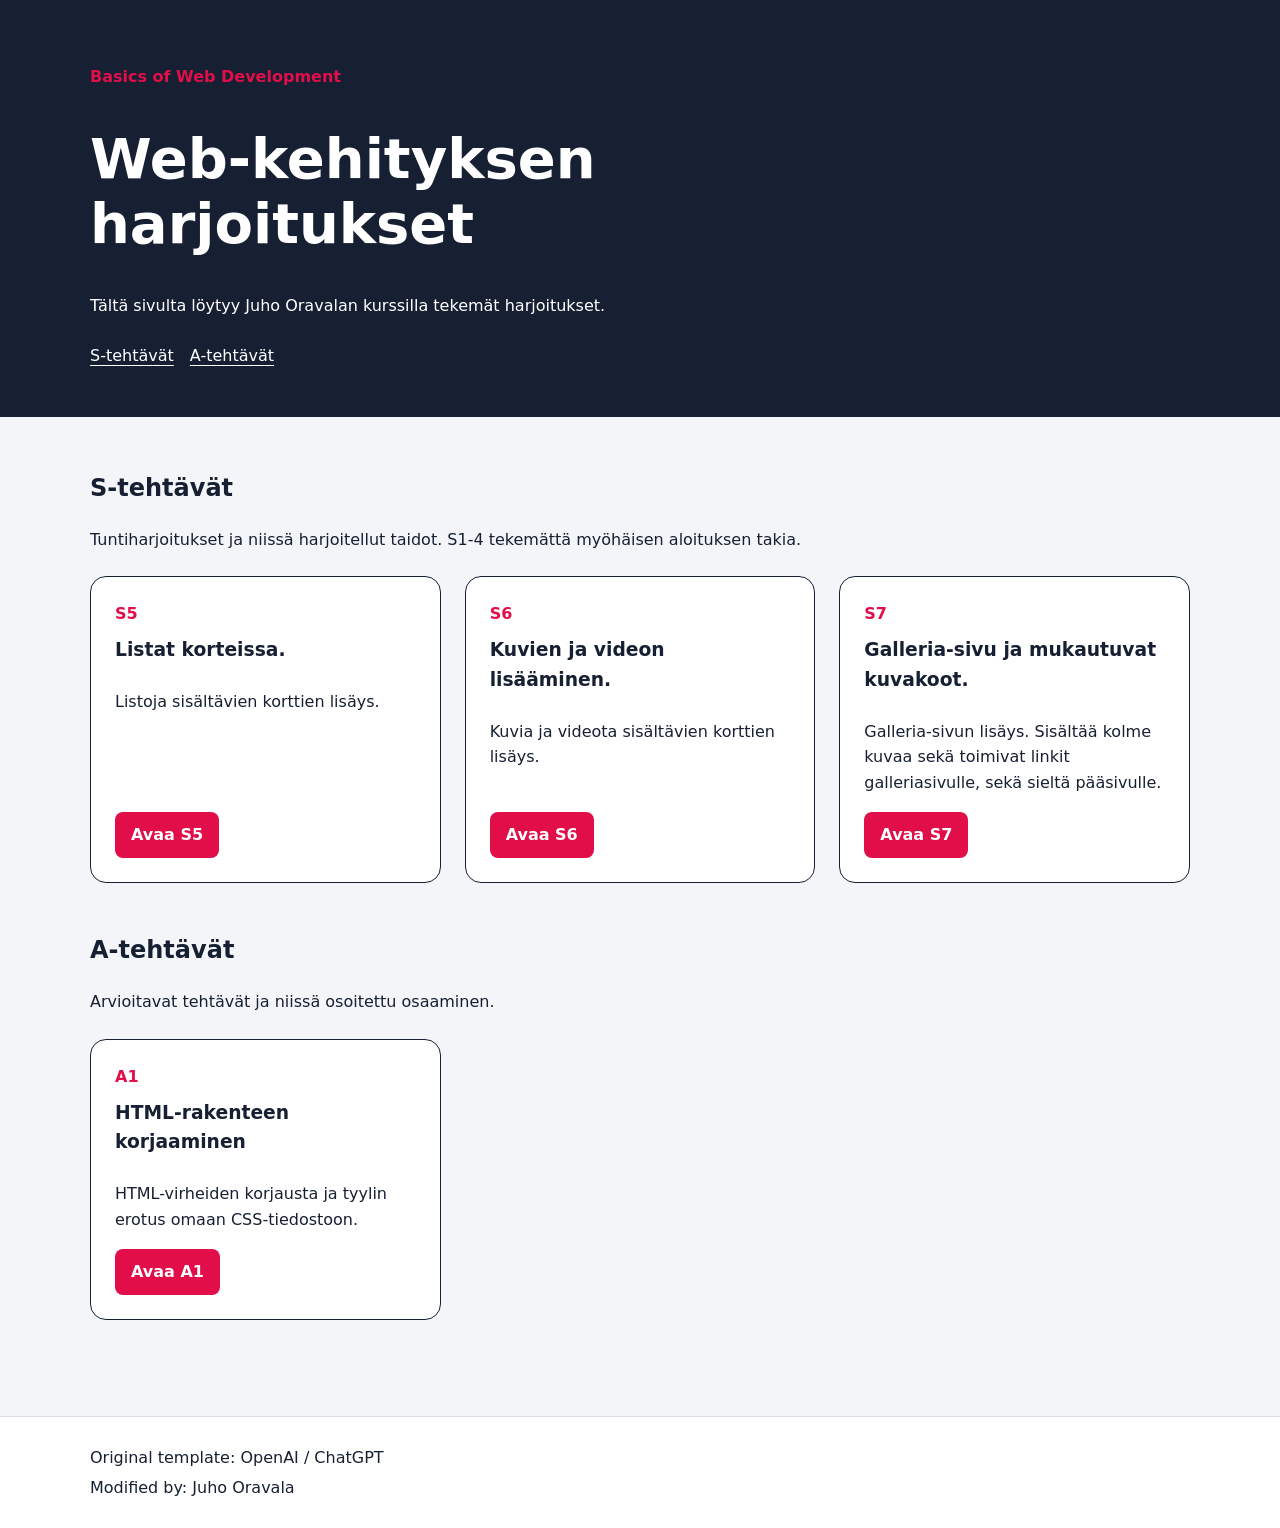
<file: index.html>
<!DOCTYPE html>
<html lang="fi">
<head>
  <meta charset="UTF-8">
  <meta name="viewport" content="width=device-width, initial-scale=1.0">
  <meta name="author" content="Juho Oravala">
  <title>Web-kehityksen harjoitukset – Juho Oravala</title>
  <link rel="stylesheet" href="style.css">
  <link rel="icon" href="favicon.ico" type="image/x-icon">
</head>
<body>
  <header class="site-header">
    <div class="container">
      <p class="eyebrow">Basics of Web Development</p>
      <h1>Web-kehityksen harjoitukset</h1>
      <p>
        Tältä sivulta löytyy Juho Oravalan kurssilla
        tekemät harjoitukset.
      </p>

      <nav aria-label="Harjoitusosiot">
        <a href="#s-tehtavat">S-tehtävät</a>
        <a href="#a-tehtavat">A-tehtävät</a>
      </nav>
    </div>
  </header>

  <main class="container">
    <section id="s-tehtavat" aria-labelledby="s-otsikko">
      <h2 id="s-otsikko">S-tehtävät</h2>
      <p>Tuntiharjoitukset ja niissä harjoitellut taidot. S1-4 tekemättä myöhäisen aloituksen takia.</p>

      <div class="card-grid">
        <!-- Lisää tähän kortti jokaisesta tekemästäsi S-tehtävästä. -->
        <article class="card">
          <p class="task-id">S5</p>
          <h3>Listat korteissa.</h3>
          <p>Listoja sisältävien korttien lisäys.</p>
          <a class="card-link" href="s5/index.html">Avaa S5</a>
        </article>

        <article class="card">
          <p class="task-id">S6</p>
          <h3>Kuvien ja videon lisääminen.</h3>
          <p>Kuvia ja videota sisältävien korttien lisäys.</p>
          <a class="card-link" href="s6/index.html">Avaa S6</a>
        </article>

        <article class="card">
          <p class="task-id">S7</p>
          <h3>Galleria-sivu ja mukautuvat kuvakoot.</h3>
          <p>Galleria-sivun lisäys. Sisältää kolme kuvaa sekä toimivat linkit galleriasivulle, sekä sieltä pääsivulle.</p>
          <a class="card-link" href="s7/index.html">Avaa S7</a>
        </article>
      </div>
    </section>

    <section id="a-tehtavat" aria-labelledby="a-otsikko">
      <h2 id="a-otsikko">A-tehtävät</h2>
      <p>Arvioitavat tehtävät ja niissä osoitettu osaaminen.</p>

      <div class="card-grid">
        <!-- Lisää tähän kortti jokaisesta tekemästäsi A-tehtävästä. -->
        <article class="card">
          <p class="task-id">A1</p>
          <h3>HTML-rakenteen korjaaminen</h3>
          <p>
            HTML-virheiden korjausta ja tyylin erotus omaan
            CSS-tiedostoon.
          </p>
          <a class="card-link" href="a1/index.html">Avaa A1</a>
        </article>
      </div>
    </section>
  </main>

  <footer class="site-footer">
    <div class="container">
      <p>Original template: OpenAI / ChatGPT</p>
      <p>Modified by: Juho Oravala</p>
    </div>
  </footer>
</body>
</html>
</file>
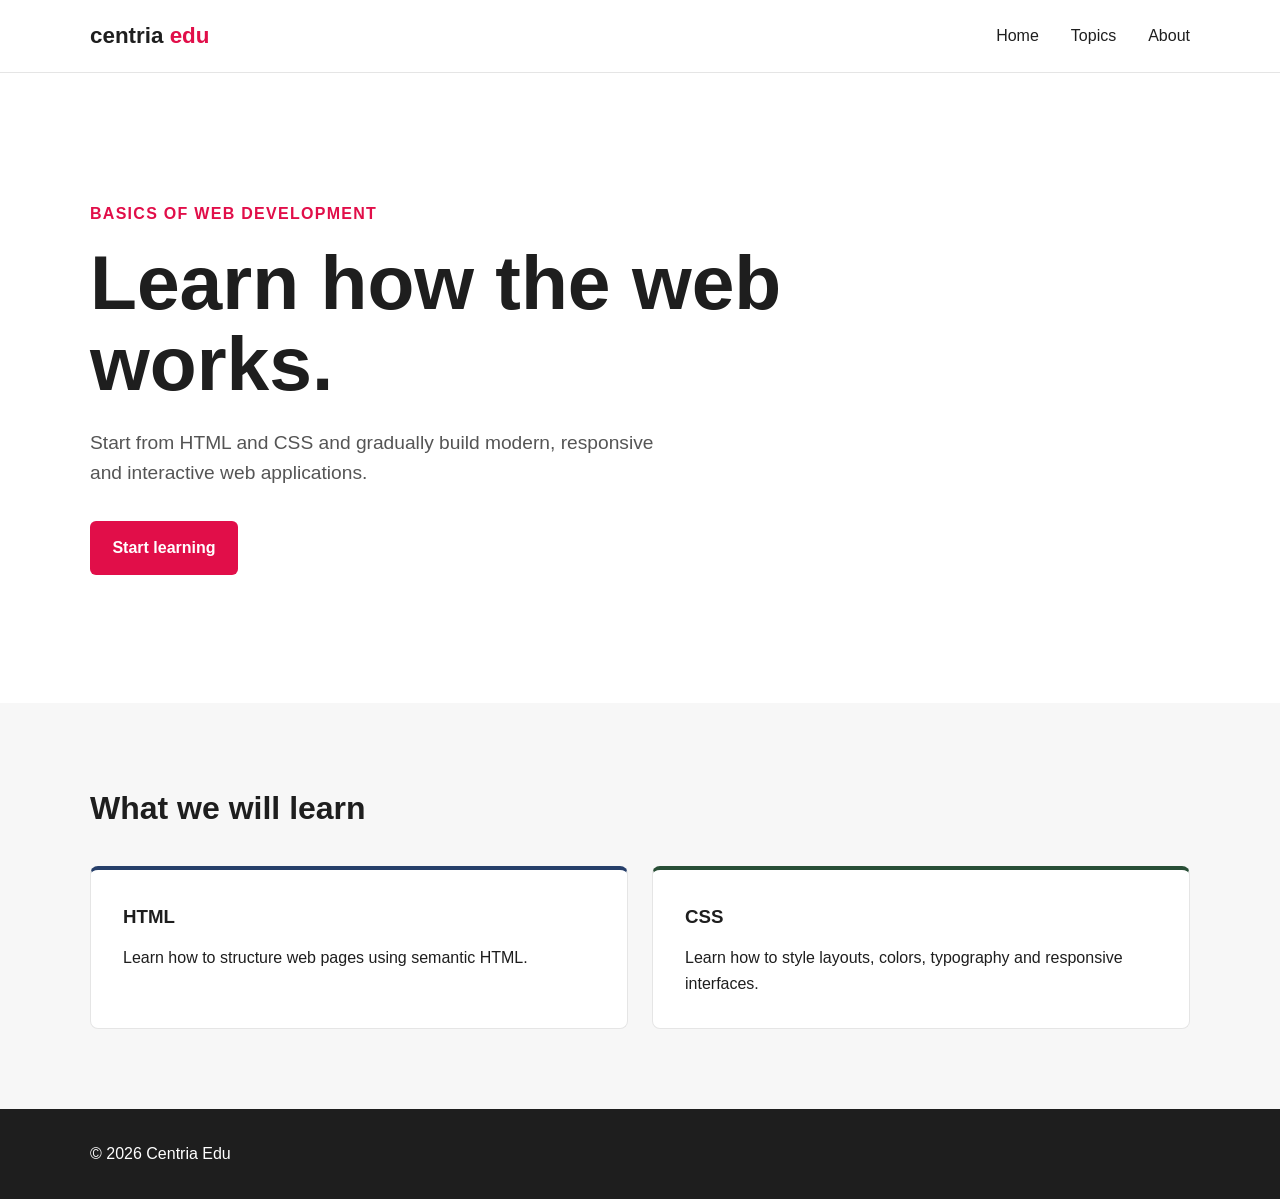
<file: a1/index.html>
<!--
    Centria Edu - Basics of Web Development

    Original author: Ville Heikkiniemi
    Modified by: Juho Oravala
    Last modified: 2026-27-09

    Based on the original course template.
-->

<!DOCTYPE html>
<html lang="en">
<head>
    <meta charset="UTF-8">
    <meta name="viewport" content="width=device-width, initial-scale=1.0">
    <meta name="author" content="Ville Heikkiniemi">
    <link rel="icon" href="favicon.ico">
    <link rel="stylesheet" href="style.css">
    <title>Centria Edu | Basics of Web Development</title>
</head>

<body>

    <header>
        <div class="container">
            <nav>
                <div class="logo">
                    centria <span>edu</span>
                </div>

                <ul>
                    <li><a href="https://juhorava.github.io/Web-kehittamisen-perusteet/">Home</a></li>
                    <li><a href="#topics">Topics</a></li>
                    <li><a href="#">About</a></li>
                </ul>
            </nav>
        </div>
    </header>

    <main>

        <section class="hero">
            <div class="container">
                <div class="hero-content">

                    <span class="label">Basics of Web Development</span>

                    <h1>
                        Learn how the web works.
                    </h1>

                    <p>
                        Start from HTML and CSS and gradually build modern,
                        responsive and interactive web applications.
                    </p>

                    <a href="#topics" class="button">
                        Start learning
                    </a>

                </div>
            </div>
        </section>
            <section class="topics" id="topics">
                <div class="container">

                    <h2>What we will learn</h2>

                    <div class="cards">

                        <article class="card">
                            <h3>HTML</h3>
                            <p>
                                Learn how to structure web pages using semantic HTML.
                            </p>
                        </article>

                        <article class="card">
                            <h3>CSS</h3>
                            <p>
                                Learn how to style layouts, colors, typography and
                                responsive interfaces.
                            </p>
                        </article>

                    </div>
                </div>
            </section>
    </main>

    <footer>
        <div class="container">
            <p>&copy; 2026 Centria Edu</p>
        </div>
    </footer>

</body>

</html>
</file>
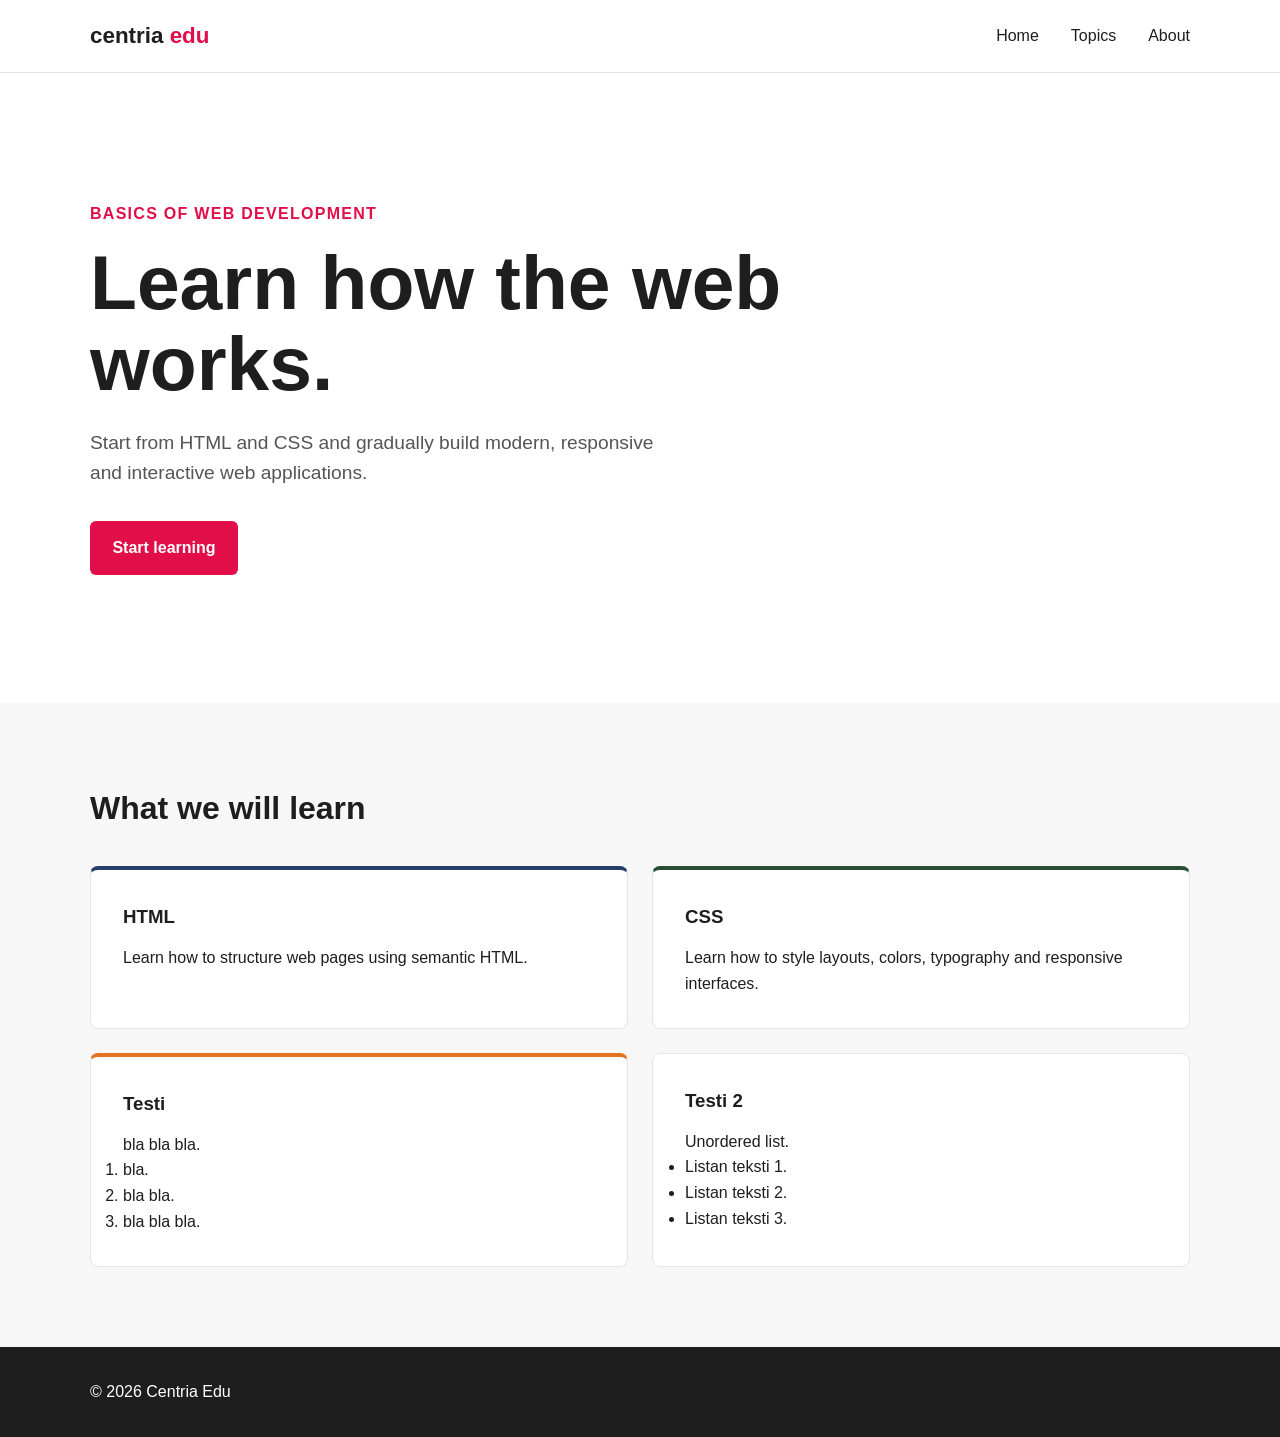
<file: s5/index.html>
<!--
    Centria Edu - Basics of Web Development

    Original author: Ville Heikkiniemi
    Modified by: Juho Oravala
    Last modified: 2026-09-18

    Based on the original course template.
-->

<!DOCTYPE html>
<html lang="en">
<head>
    <meta charset="UTF-8">
    <meta name="viewport" content="width=device-width, initial-scale=1.0">
    <meta name="author" content="Ville Heikkiniemi">
    <link rel="icon" href="favicon.ico">

    <title>Centria Edu | Basics of Web Development</title>
    <link rel="stylesheet" href="style.css">
</head>

<body>

    <header>
        <div class="container">
            <nav>
                <div class="logo">
                    centria <span>edu</span>
                </div>

                <ul>
                    <li><a href="https://juhorava.github.io/Web-kehittamisen-perusteet/">Home</a></li>
                    <li><a href="#topics">Topics</a></li>
                    <li><a href="#">About</a></li>
                </ul>
            </nav>
        </div>
    </header>

    <main>

        <section class="hero">
            <div class="container">
                <div class="hero-content">

                    <span class="label">Basics of Web Development</span>

                    <h1>
                        Learn how the web works.
                    </h1>

                    <p>
                        Start from HTML and CSS and gradually build modern,
                        responsive and interactive web applications.
                    </p>

                    <a href="#topics" class="button">
                        Start learning
                    </a>

                </div>
            </div>
        </section>

        <section class="topics" id="topics">
            <div class="container">

                <h2>What we will learn</h2>

                <div class="cards">

                    <article class="card">
                        <h3>HTML</h3>
                        <p>
                            Learn how to structure web pages using semantic HTML.
                        </p>
                    </article>

                    <article class="card">
                        <h3>CSS</h3>
                        <p>
                            Learn how to style layouts, colors, typography and
                            responsive interfaces.
                        </p>
                    </article>

                    <article class="card">
                        <h3>Testi</h3>
                        <p>
                            bla bla bla.
                            <ol>
                                <li>bla.</li>
                                <li>bla bla.</li>
                                <li>bla bla bla.</li>
                            </ol>
                        </p>
                    </article>

                    <article class="card">
                        <h3>Testi 2</h3>
                        <p>
                            Unordered list.
                            <ul>
                                <li>Listan teksti 1.</li>
                                <li>Listan teksti 2.</li>
                                <li>Listan teksti 3.</li>
                            </ul>
                        </p>
                    </article>
                </div>
            </div>
        </section>

    </main>

    <footer>
        <div class="container">
            <p>&copy; 2026 Centria Edu</p>
        </div>
    </footer>

</body>
</html>
</file>
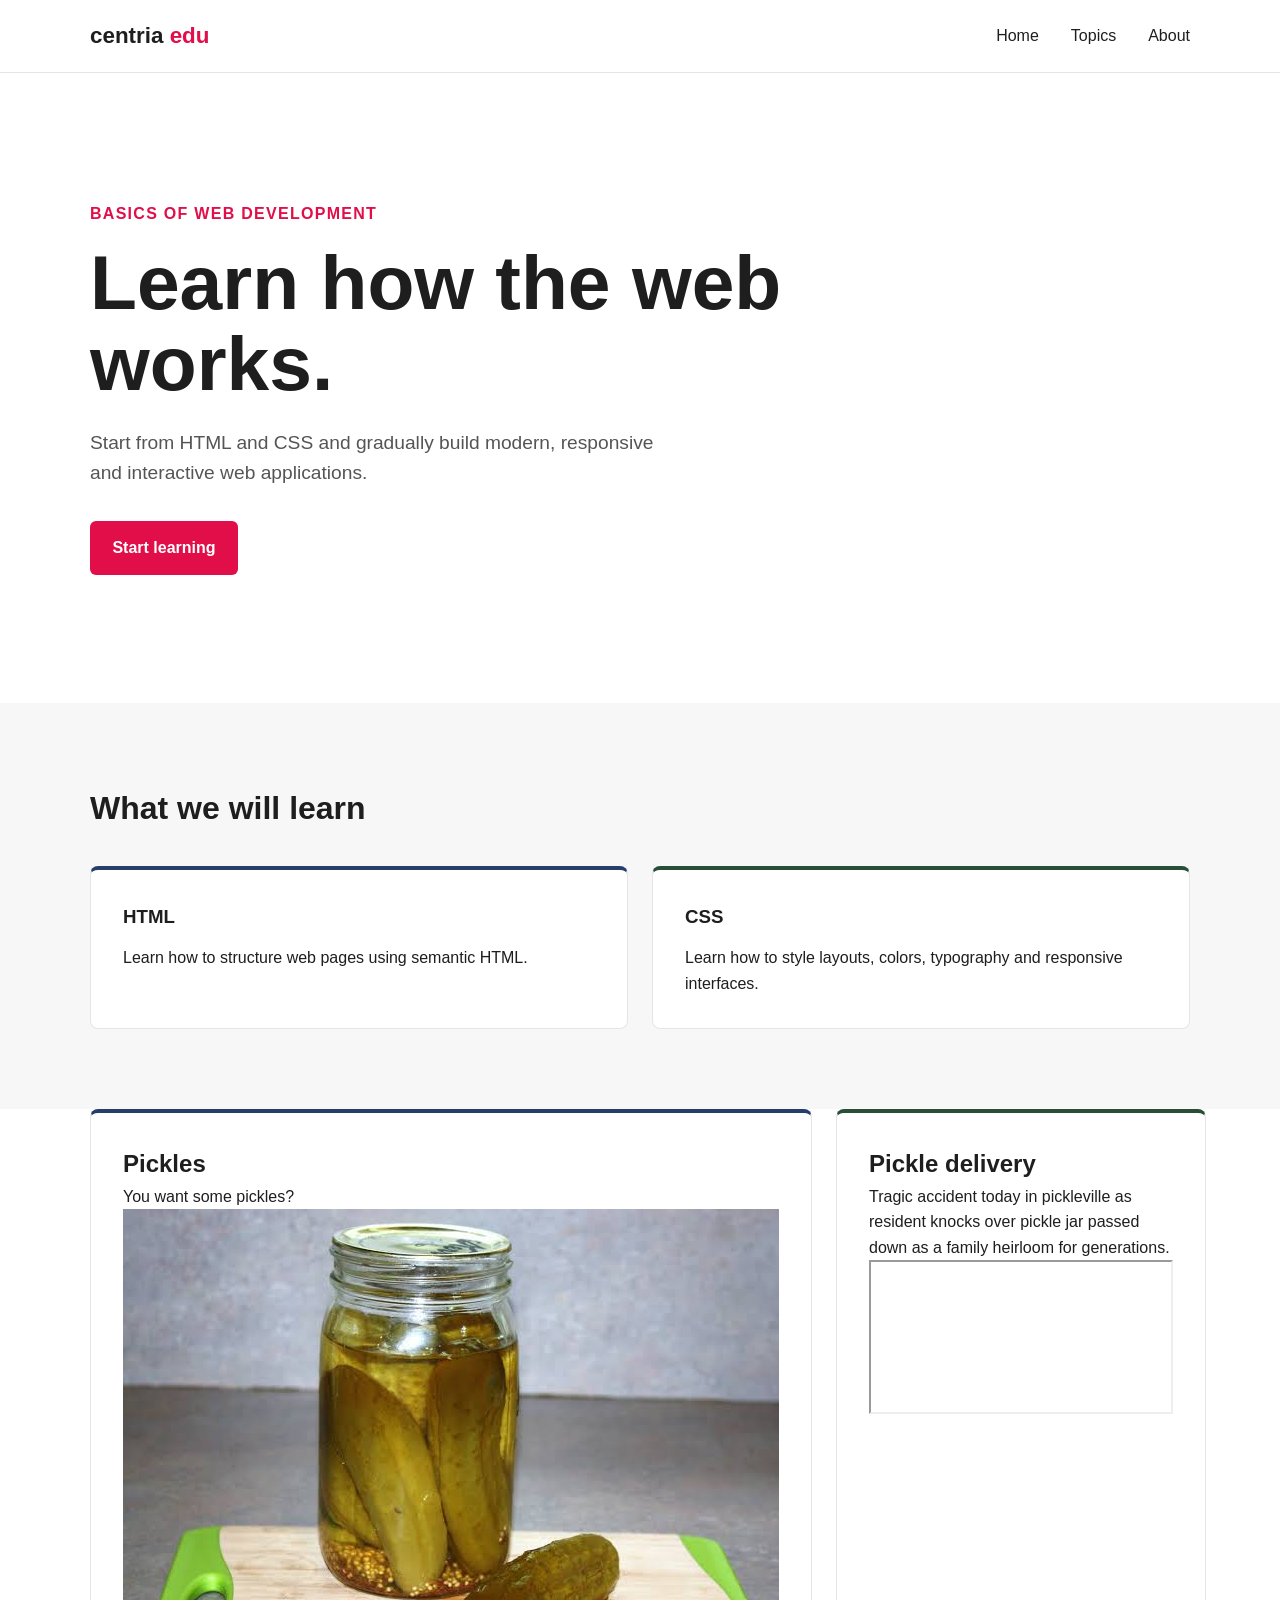
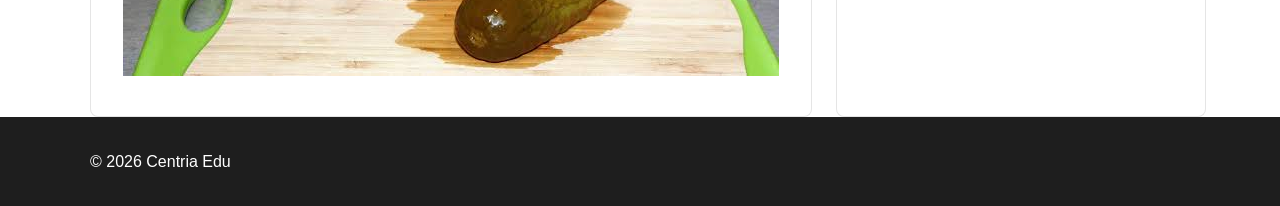
<file: s6/index.html>
<!--
    Centria Edu - Basics of Web Development

    Original author: Ville Heikkiniemi
    Modified by: Juho Oravala
    Last modified: 2026-09-22

    Based on the original course template.
-->

<!DOCTYPE html>
<html lang="en">
<head>
    <meta charset="UTF-8">
    <meta name="viewport" content="width=device-width, initial-scale=1.0">
    <meta name="author" content="Ville Heikkiniemi">
    <link rel="icon" href="favicon.ico">

    <title>Centria Edu | Basics of Web Development</title>
    <link rel="stylesheet" href="style.css">
</head>

<body>

    <header>
        <div class="container">
            <nav>
                <div class="logo">
                    centria <span>edu</span>
                </div>

                <ul>
                    <li><a href="https://juhorava.github.io/Web-kehittamisen-perusteet/">Home</a></li>
                    <li><a href="#topics">Topics</a></li>
                    <li><a href="#">About</a></li>
                </ul>
            </nav>
        </div>
    </header>

    <main>

        <section class="hero">
            <div class="container">
                <div class="hero-content">

                    <span class="label">Basics of Web Development</span>

                    <h1>
                        Learn how the web works.
                    </h1>

                    <p>
                        Start from HTML and CSS and gradually build modern,
                        responsive and interactive web applications.
                    </p>

                    <a href="#topics" class="button">
                        Start learning
                    </a>

                </div>
            </div>
        </section>

        <section class="topics" id="topics">
            <div class="container">

                <h2>What we will learn</h2>

                <div class="cards">

                    <article class="card">
                        <h3>HTML</h3>
                        <p>
                            Learn how to structure web pages using semantic HTML.
                        </p>
                    </article>

                    <article class="card">
                        <h3>CSS</h3>
                        <p>
                            Learn how to style layouts, colors, typography and
                            responsive interfaces.
                        </p>
                    </article>
                </div>
            </div>
        </section>

        <section class="media" id="media">
            <div class="container">
                <div class="cards">
                    <article class="card">
                        <h2>Pickles</h2>
                        <p>You want some pickles?</p>
                        <img src="images/pikkelssi.jpg" alt="Pickle? I'on want no damn pickle!">
                    </article>
                    <article class="card">
                        <h2>Pickle delivery</h2>
                        <p>Tragic accident today in pickleville as resident knocks over pickle jar passed down as a family heirloom for generations.</p>
                        <iframe
                            src="https://www.youtube.com/embed/LDueN9ENVyw"
                            title="A description of the video"
                            allowfullscreen>
                        </iframe>
                    </article>  
                </div>
            </div>
        </section>
    </main>

    <footer>
        <div class="container">
            <p>&copy; 2026 Centria Edu</p>
        </div>
    </footer>

</body>
</html>
</file>
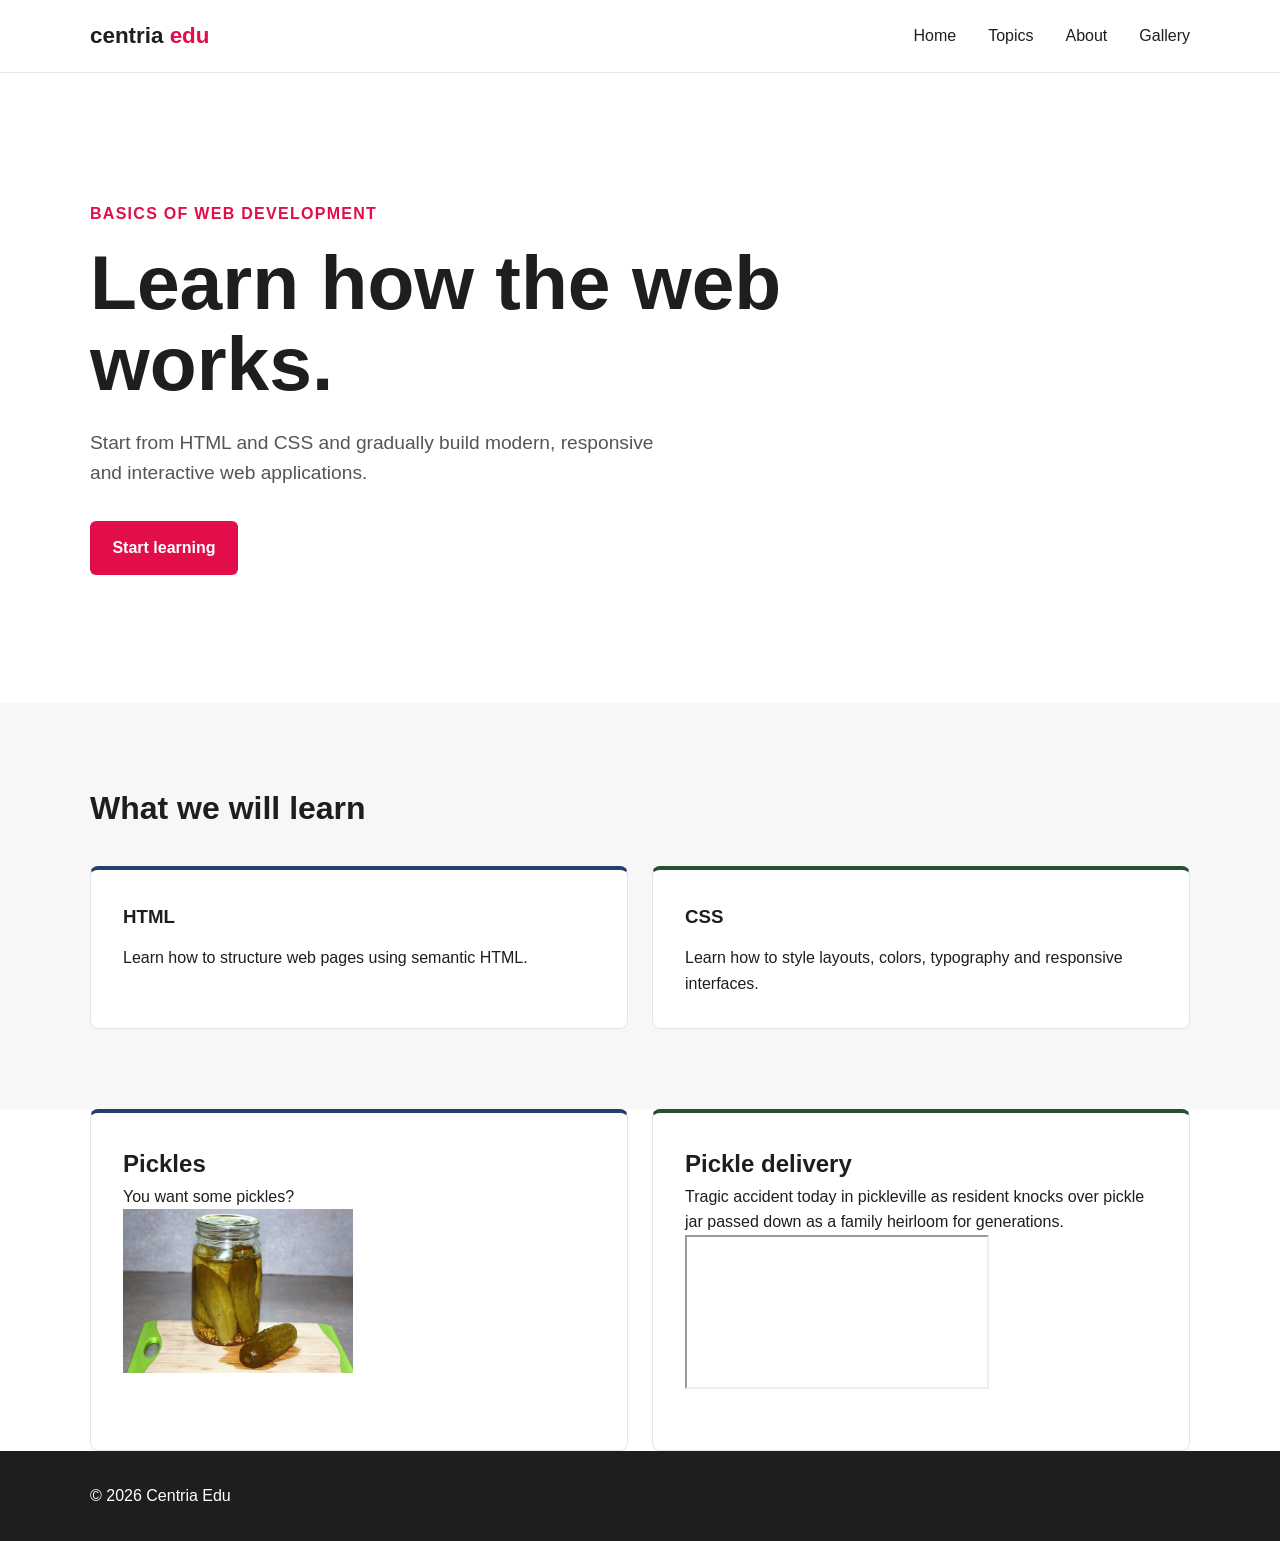
<file: s7/index.html>
<!--
    Centria Edu - Basics of Web Development

    Original author: Ville Heikkiniemi
    Modified by: Juho Oravala
    Last modified: 2026-09-30

    Based on the original course template.
-->

<!DOCTYPE html>
<html lang="en">
<head>
    <meta charset="UTF-8">
    <meta name="viewport" content="width=device-width, initial-scale=1.0">
    <meta name="author" content="Ville Heikkiniemi">
    <link rel="icon" href="favicon.ico">

    <title>Centria Edu | Basics of Web Development</title>
    <link rel="stylesheet" href="style.css">
</head>

<body>
    <header>
        <div class="container">
            <nav>
                <div class="logo">
                    centria <span>edu</span>
                </div>

                <ul>
                    <li><a href="https://juhorava.github.io/Web-kehittamisen-perusteet/">Home</a></li>
                    <li><a href="#topics">Topics</a></li>
                    <li><a href="#">About</a></li>
                    <li><a href="gallery.html">Gallery</a></li>
                </ul>
            </nav>
        </div>
    </header>

    <main>
        <section class="hero">
            <div class="container">
                <div class="hero-content">

                    <span class="label">Basics of Web Development</span>

                    <h1>
                        Learn how the web works.
                    </h1>

                    <p>
                        Start from HTML and CSS and gradually build modern,
                        responsive and interactive web applications.
                    </p>

                    <a href="#topics" class="button">
                        Start learning
                    </a>

                </div>
            </div>
        </section>

        <section class="topics" id="topics">
            <div class="container">

                <h2>What we will learn</h2>

                <div class="cards">

                    <article class="card">
                        <h3>HTML</h3>
                        <p>
                            Learn how to structure web pages using semantic HTML.
                        </p>
                    </article>

                    <article class="card">
                        <h3>CSS</h3>
                        <p>
                            Learn how to style layouts, colors, typography and
                            responsive interfaces.
                        </p>
                    </article>
                </div>
            </div>
        </section>

        <section class="media" id="media">
            <div class="container">
                <div class="cards">
                    <article class="card">
                        <h2>Pickles</h2>
                        <p>You want some pickles?</p>
                        <img src="images/pikkelssi.jpg" alt="Pickle? I'on want no damn pickle!">
                    </article>
                    <article class="card">
                        <h2>Pickle delivery</h2>
                        <p>Tragic accident today in pickleville as resident knocks over pickle jar passed down as a family heirloom for generations.</p>
                        <iframe
                            src="https://www.youtube.com/embed/LDueN9ENVyw"
                            title="A description of the video"
                            allowfullscreen>
                        </iframe>
                    </article>  
                </div>
            </div>
        </section>
    </main>

    <footer>
        <div class="container">
            <p>&copy; 2026 Centria Edu</p>
        </div>
    </footer>

</body>
</html>
</file>
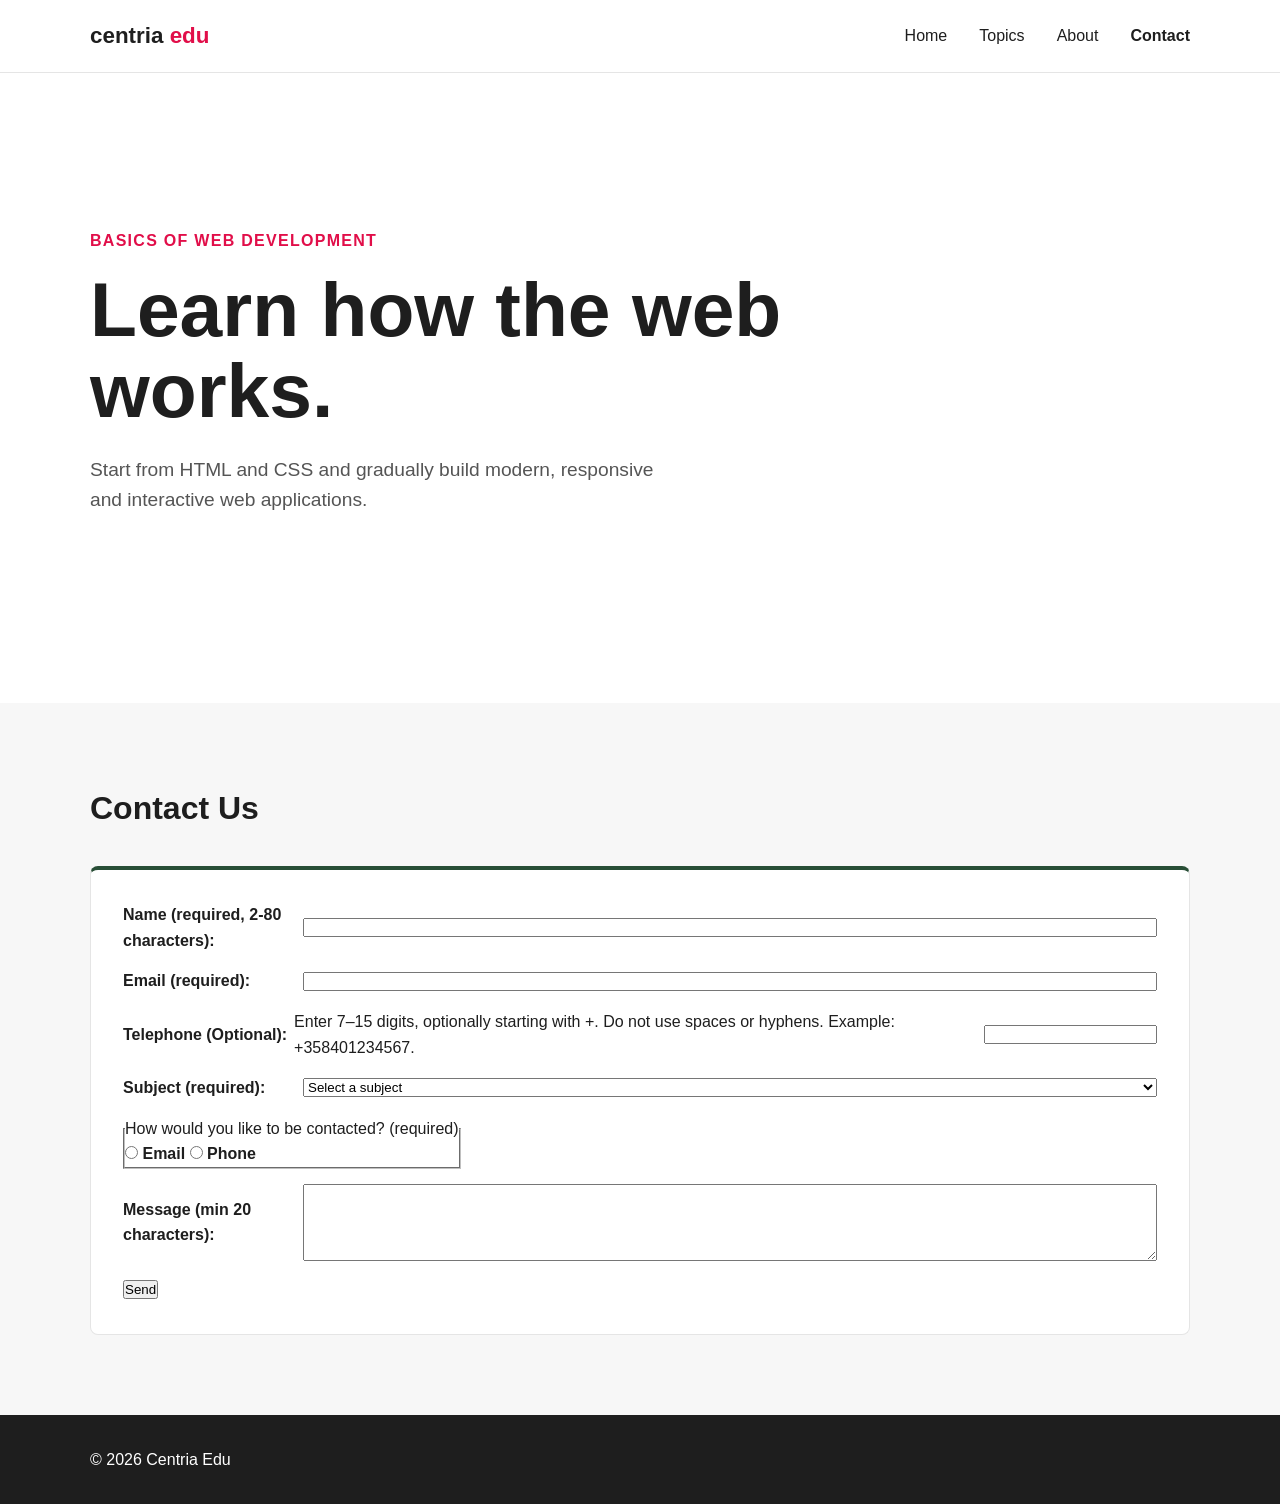
<file: s11/contact.html>
<!--
    Centria Edu - Basics of Web Development

    Original author: Ville Heikkiniemi
    Modified by: Student Name
    Last modified: 2026-08-11

    Based on the original course template.

    https://vheikkiniemi.github.io/tamanvoipoistaaheti/s7/
-->

<!DOCTYPE html>
<html lang="en">

    <head>
        <meta charset="UTF-8">
        <meta name="viewport" content="width=device-width, initial-scale=1.0">
        <meta name="author" content="Ville Heikkiniemi">
        <link rel="icon" href="favicon.ico">
        <link rel="stylesheet" href="style.css">

        <title>Centria Edu | Basics of Web Development</title>

        <style>

        </style>
    </head>

    <body>

        <header>
            <div class="container">
                <nav>
                    <div class="logo">
                        centria <span>edu</span>
                    </div>

                    <ul>
                        <li><a href="index.html">Home</a></li>
                        <li><a href="#topics">Topics</a></li>
                        <li><a href="#">About</a></li>
                        <li><a href="contact.html" aria-current="page">Contact</a></li>
                    </ul>
                </nav>
            </div>
        </header>

        <main>

            <section class="hero">
                <div class="container">
                    <div class="hero-content">

                        <span class="label">Basics of Web Development</span>

                        <h1>
                            Learn how the web works.
                        </h1>

                        <p>
                            Start from HTML and CSS and gradually build modern,
                            responsive and interactive web applications.
                    </p>

                    </div>
                </div>
            </section>

            <section class="topics" id="contact">
                <div class="container">

                    <h2>Contact Us</h2>

                    <form class="card" action="https://httpbin.org/post" method="post">
                        <div class="form-row">
                            <label for="name">Name (required, 2-80 characters):</label>
                            <input type="text" id="name" name="name" autocomplete="name"required minlength="2" maxlength="80">
                        </div>

                        <div class="form-row">
                            <label for="email">Email (required):</label>
                            <input type="email" id="email" name="email" maxlength="120" required>
                        </div>

                        <div class="form-row">
                            <label for="telephone">Telephone (Optional):</label>
                            <p id="phone-help">
                                Enter 7–15 digits, optionally starting with +. Do not use spaces or hyphens. Example: +358401234567.
                            </p>
                            <input type="tel" id="telephone" name="telephone" autocomplete="tel" pattern="[+]?[0-9]{7,15}" aria-describedby="phone-help">
                        </div>

                        <div class="form-row">
                            <label for="subject">Subject (required):</label>
                            <select id="subject" name="subject" required>
                                <option value="">Select a subject</option>
                                <option value="feedback">Feedback</option>
                                <option value="question">Question</option>
                                <option value="other">Other</option>
                            </select>
                        </div>

                        <div class="form-row">
                            <fieldset>
                                <legend for="contactmethod">How would you like to be contacted? (required)</legend>
                                <input type="radio" id="contact_email" name="contactmethod" value="email" required>
                                <label for="contact_email">Email</label>
                            
                                <input type="radio" id="contact_phone" name="contactmethod" value="phone" required>
                                <label for="contact_phone">Phone</label>
                            </fieldset>
                        </div>

                        <div class="form-row">
                            <label for="message">Message (min 20 characters):</label>
                            <textarea id="message" name="message" rows="5" minlength="20" maxlength="1000" required></textarea>
                        </div>

                        <button type="submit">Send</button>
                    </form>
                </div>
            </section>

        </main>

        <footer>
            <div class="container">
                <p>&copy; 2026 Centria Edu</p>
            </div>
        </footer>

    </body>

</html>
</file>
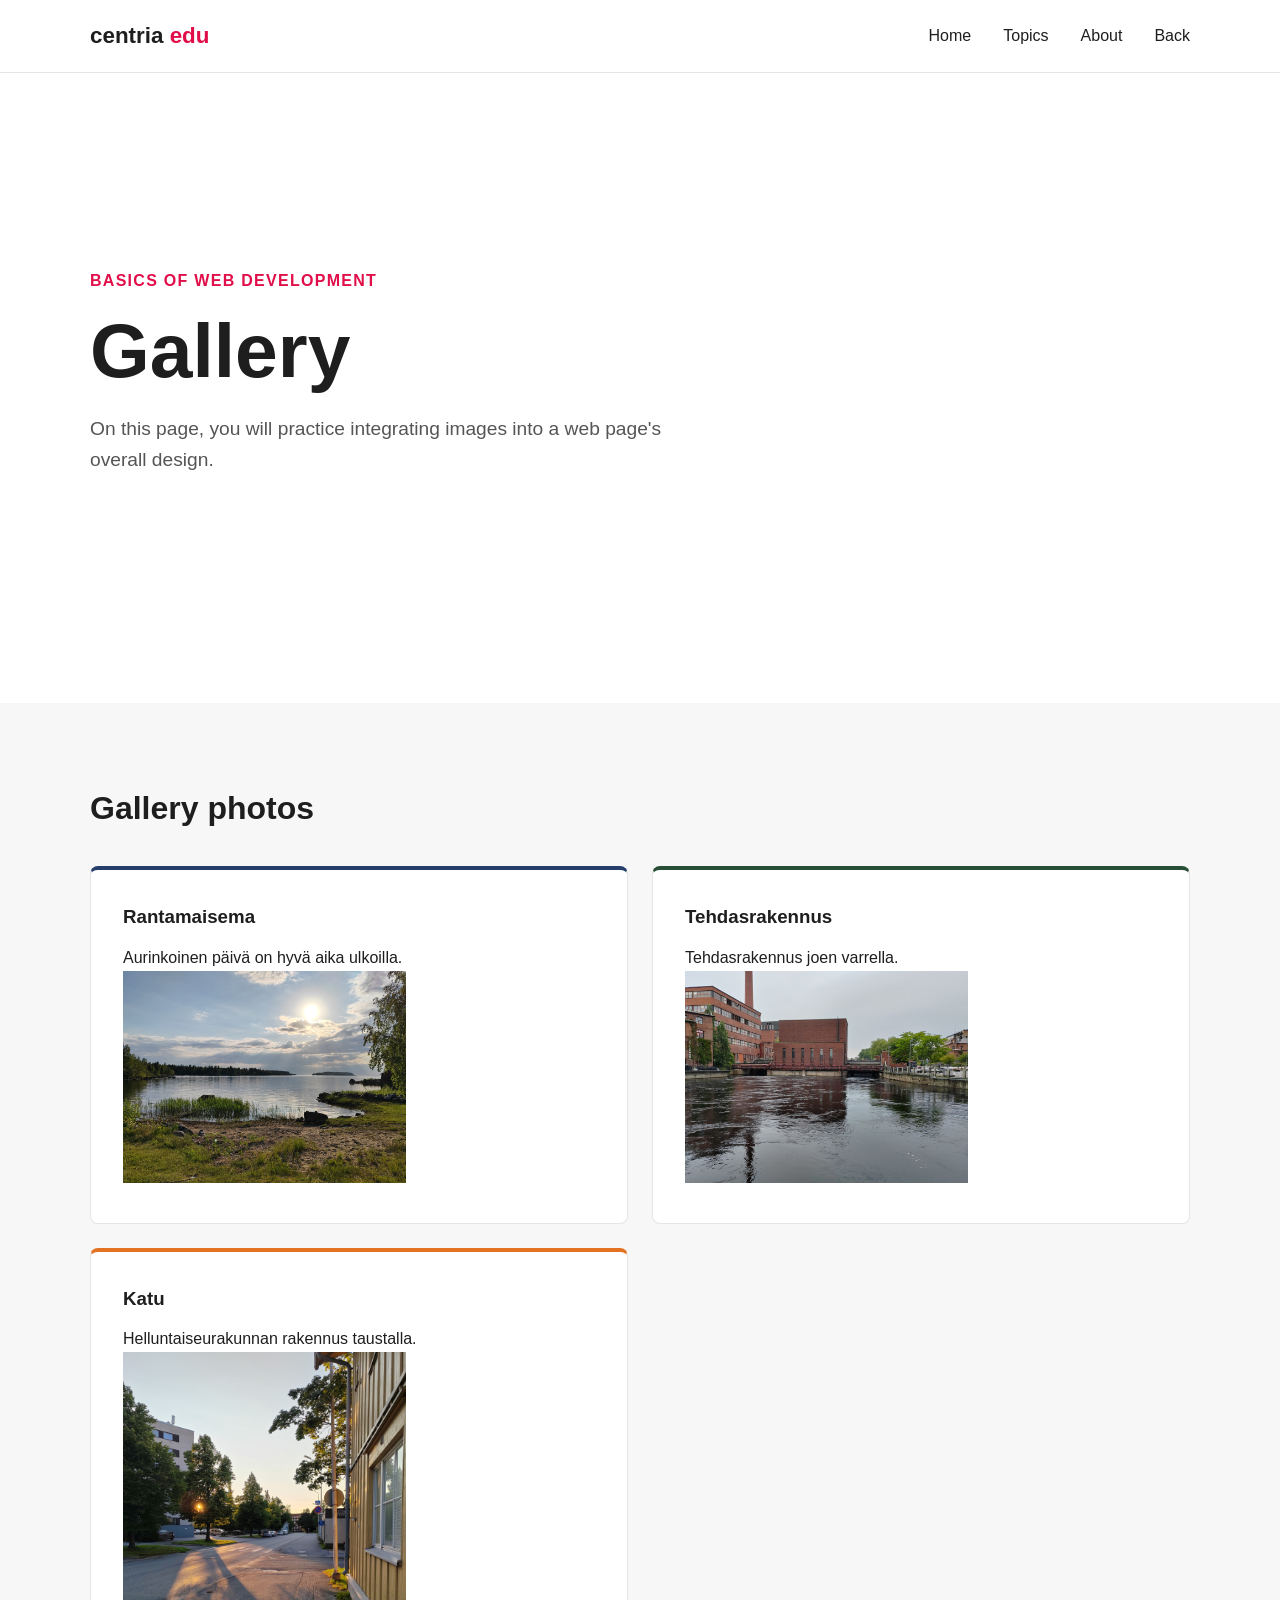
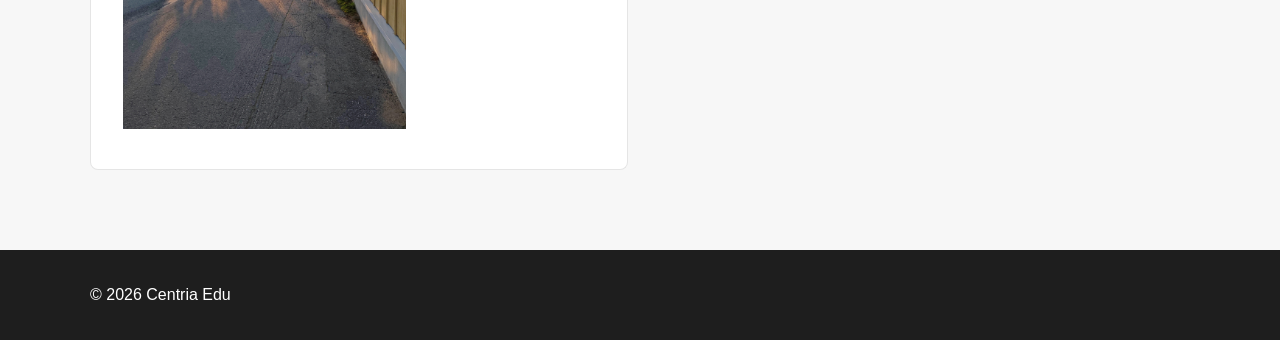
<file: s7/gallery.html>
<!--
    Centria Edu - Basics of Web Development

    Original author: Ville Heikkiniemi
    Modified by: Juho Oravala
    Last modified: 2026-09-30

    Based on the original course template.
-->

<!DOCTYPE html>
<html lang="en">
<head>
    <meta charset="UTF-8">
    <meta name="viewport" content="width=device-width, initial-scale=1.0">
    <meta name="author" content="Ville Heikkiniemi">
    <link rel="icon" href="favicon.ico">

    <title>Centria Edu | Basics of Web Development</title>
    <link rel="stylesheet" href="style.css">
</head>

<body>

    <header>
        <div class="container">
            <nav>
                <div class="logo">
                    centria <span>edu</span>
                </div>

                <ul>
                    <li><a href="https://juhorava.github.io/Web-kehittamisen-perusteet/">Home</a></li>
                    <li><a href="#topics">Topics</a></li>
                    <li><a href="#">About</a></li>
                    <li><a href="index.html">Back</a></li>
                </ul>
            </nav>
        </div>
    </header>

    <main>

        <section class="hero">
            <div class="container">
                <div class="hero-content">

                    <span class="label">Basics of Web Development</span>

                    <h1>
                        Gallery
                    </h1>

                    <p>
                       On this page, you will practice integrating images into a web page's overall design.
                    </p>

                </div>
            </div>
        </section>

        <section class="topics" id="topics">
            <div class="container">

                <h2>Gallery photos</h2>

                <div class="cards">

                    <article class="card">
                        <h3>Rantamaisema</h3>
                        <p>
                            Aurinkoinen päivä on hyvä aika ulkoilla.
                            <img src="images/rantamaisema.jpg" alt="Rantamaisema, jossa hieman kaislikkoa ja koivu näkyvissä.">
                        </p>
                    </article>

                    <article class="card">
                        <h3>Tehdasrakennus</h3>
                        <p>
                            Tehdasrakennus joen varrella.
                            <img src="images/tehdas.jpg" alt="Tehdasrakennus joen varrella.">
                        </p>
                    </article>

                    <article class="card">
                        <h3>Katu</h3>
                        <p>
                            Helluntaiseurakunnan rakennus taustalla.
                            <img src="images/katu.jpg" alt="Kuva kadun varrelta helluntaiseurakunnan vierestä entisen Siwan läheltä.">
                        </p>
                    </article>
                </div>
            </div>
        </section>
    </main>

    <footer>
        <div class="container">
            <p>&copy; 2026 Centria Edu</p>
        </div>
    </footer>

</body>
</html>
</file>
<file: style.css>
* {
  box-sizing: border-box;
}

html {
  scroll-behavior: smooth;
}

body {
  margin: 0;
  font-family: system-ui, sans-serif;
  line-height: 1.6;
  color: #172033;
  background-color: #f3f5f9;
}

.container {
  width: min(1100px, 92%);
  margin-inline: auto;
}

.site-header {
  padding-block: 3rem;
  color: #ffffff;
  background-color: #172033;
}

.eyebrow {
  font-weight: 700;
  color: #e10e49;
}

h1 {
  max-width: 22ch;
  font-size: clamp(2rem, 5vw, 3.5rem);
  line-height: 1.15;
}

nav {
  display: flex;
  flex-wrap: wrap;
  gap: 1rem;
  margin-top: 1.5rem;
}

nav a {
  color: #ffffff;
  text-underline-offset: 0.25em;
}

nav a:hover {
  color: #e10e49;
}

main {
  padding-block: 2rem 3rem;
}

section {
  margin-bottom: 3rem;
}

.card-grid {
  display: grid;
  grid-template-columns: repeat(3, minmax(0, 1fr));
  gap: 1.5rem;
  margin-top: 1.5rem;
}

.card {
  display: flex;
  flex-direction: column;
  padding: 1.5rem;
  border: 1px solid #172033;
  border-radius: 1rem;
  background-color: #ffffff;
  overflow-wrap: anywhere;
}

.task-id {
  margin: 0;
  font-weight: 700;
  color: #e10e49;
}

.card h3 {
  margin-block: 0.5rem;
}

.card-link {
  align-self: flex-start;
  margin-top: auto;
  padding: 0.65rem 1rem;
  border-radius: 0.5rem;
  color: #ffffff;
  background-color: #e10e49;
  text-decoration: none;
  font-weight: 700;
}

.card-link:hover {
  background-color: #b40b3a;
}

a:focus-visible {
  outline: 3px solid #bd5400;
  outline-offset: 4px;
}

.site-footer {
  padding-block: 1.5rem;
  border-top: 1px solid #d9e0ea;
  background-color: #ffffff;
}

.site-footer p {
  margin-block: 0.25rem;
}

@media (max-width: 900px) {
  .card-grid {
    grid-template-columns: repeat(2, minmax(0, 1fr));
  }
}

@media (max-width: 600px) {
  .card-grid {
    grid-template-columns: 1fr;
  }
}
</file>
<file: a1/style.css>
:root {
            --primary: #e10e49;
            --light: #ffffff;
            --dark: #1e1e1e;
            --blue: #263f6a;
            --green: #284e36;
            --orange: #e37222;
            --rose: #c24d52;
        }

        * {
            box-sizing: border-box;
            margin: 0;
            padding: 0;
        }

        body {
            font-family: Arial, Helvetica, sans-serif;
            background-color: var(--light);
            color: var(--dark);
            line-height: 1.6;
        }

        header {
            border-bottom: 1px solid #e5e5e5;
        }

        .container {
            width: min(1100px, 90%);
            margin: 0 auto;
        }

        nav {
            min-height: 72px;
            display: flex;
            justify-content: space-between;
            align-items: center;
        }

        .logo {
            font-size: 1.4rem;
            font-weight: bold;
            color: var(--dark);
        }

        .logo span {
            color: var(--primary);
        }

        nav ul {
            display: flex;
            gap: 2rem;
            list-style: none;
        }

        nav a {
            color: var(--dark);
            text-decoration: none;
        }

        nav a:hover {
            color: var(--primary);
        }

        .hero {
            min-height: 70vh;
            display: flex;
            align-items: center;
        }

        .hero-content {
            max-width: 700px;
        }

        .label {
            display: inline-block;
            margin-bottom: 1rem;
            color: var(--primary);
            font-weight: bold;
            text-transform: uppercase;
            letter-spacing: 0.08rem;
        }

        h1 {
            margin-bottom: 1.5rem;
            font-size: clamp(2.5rem, 6vw, 5rem);
            line-height: 1.05;
        }

        .hero p {
            max-width: 600px;
            margin-bottom: 2rem;
            font-size: 1.2rem;
            color: #555;
        }

        .button {
            display: inline-block;
            padding: 0.9rem 1.4rem;
            background-color: var(--primary);
            color: var(--light);
            text-decoration: none;
            border-radius: 6px;
            font-weight: bold;
        }

        .button:hover {
            background-color: var(--rose);
        }

        .topics {
            padding: 5rem 0;
            background-color: #f7f7f7;
        }

        .topics h2 {
            margin-bottom: 2rem;
            font-size: 2rem;
        }

        .cards {
            display: grid;
            grid-template-columns: repeat(2, 1fr);
            gap: 1.5rem;
        }

        .card {
            padding: 2rem;
            background-color: var(--light);
            border: 1px solid #e5e5e5;
            border-radius: 8px;
        }

        .card h3 {
            margin-bottom: 0.8rem;
        }

        .card:nth-child(1) {
            border-top: 4px solid var(--blue);
        }

        .card:nth-child(2) {
            border-top: 4px solid var(--green);
        }

        .card:nth-child(3) {
            border-top: 4px solid var(--orange);
        }

        footer {
            padding: 2rem 0;
            background-color: var(--dark);
            color: var(--light);
        }

        @media (max-width: 700px) {
            nav ul {
                display: none;
            }

            .cards {
                grid-template-columns: 1fr;
            }

            .hero {
                min-height: 60vh;
            }
        }
</file>
<file: s5/style.css>
:root {
            --primary: #e10e49;
            --light: #ffffff;
            --dark: #1e1e1e;
            --blue: #263f6a;
            --green: #284e36;
            --orange: #e37222;
            --rose: #c24d52;
        }

        * {
            box-sizing: border-box;
            margin: 0;
            padding: 0;
        }

        body {
            font-family: Arial, Helvetica, sans-serif;
            background-color: var(--light);
            color: var(--dark);
            line-height: 1.6;
        }

        header {
            border-bottom: 1px solid #e5e5e5;
        }

        .container {
            width: min(1100px, 90%);
            margin: 0 auto;
        }

        nav {
            min-height: 72px;
            display: flex;
            justify-content: space-between;
            align-items: center;
        }

        .logo {
            font-size: 1.4rem;
            font-weight: bold;
            color: var(--dark);
        }

        .logo span {
            color: var(--primary);
        }

        nav ul {
            display: flex;
            gap: 2rem;
            list-style: none;
        }

        nav a {
            color: var(--dark);
            text-decoration: none;
        }

        nav a:hover {
            color: var(--primary);
        }

        .hero {
            min-height: 70vh;
            display: flex;
            align-items: center;
        }

        .hero-content {
            max-width: 700px;
        }

        .label {
            display: inline-block;
            margin-bottom: 1rem;
            color: var(--primary);
            font-weight: bold;
            text-transform: uppercase;
            letter-spacing: 0.08rem;
        }

        h1 {
            margin-bottom: 1.5rem;
            font-size: clamp(2.5rem, 6vw, 5rem);
            line-height: 1.05;
        }

        .hero p {
            max-width: 600px;
            margin-bottom: 2rem;
            font-size: 1.2rem;
            color: #555;
        }

        .button {
            display: inline-block;
            padding: 0.9rem 1.4rem;
            background-color: var(--primary);
            color: var(--light);
            text-decoration: none;
            border-radius: 6px;
            font-weight: bold;
        }

        .button:hover {
            background-color: var(--rose);
        }

        .topics {
            padding: 5rem 0;
            background-color: #f7f7f7;
        }

        .topics h2 {
            margin-bottom: 2rem;
            font-size: 2rem;
        }

        .cards {
            display: grid;
            grid-template-columns: repeat(2, 1fr);
            gap: 1.5rem;
        }

        .card {
            padding: 2rem;
            background-color: var(--light);
            border: 1px solid #e5e5e5;
            border-radius: 8px;
        }

        .card h3 {
            margin-bottom: 0.8rem;
        }

        .card:nth-child(1) {
            border-top: 4px solid var(--blue);
        }

        .card:nth-child(2) {
            border-top: 4px solid var(--green);
        }

        .card:nth-child(3) {
            border-top: 4px solid var(--orange);
        }

        footer {
            padding: 2rem 0;
            background-color: var(--dark);
            color: var(--light);
        }

        @media (max-width: 700px) {
            nav ul {
                display: none;
            }

            .cards {
                grid-template-columns: 1fr;
            }

            .hero {
                min-height: 60vh;
            }
        }
</file>
<file: s6/style.css>
:root {
            --primary: #e10e49;
            --light: #ffffff;
            --dark: #1e1e1e;
            --blue: #263f6a;
            --green: #284e36;
            --orange: #e37222;
            --rose: #c24d52;
        }

        * {
            box-sizing: border-box;
            margin: 0;
            padding: 0;
        }

        body {
            font-family: Arial, Helvetica, sans-serif;
            background-color: var(--light);
            color: var(--dark);
            line-height: 1.6;
        }

        header {
            border-bottom: 1px solid #e5e5e5;
        }

        .container {
            width: min(1100px, 90%);
            margin: 0 auto;
        }

        nav {
            min-height: 72px;
            display: flex;
            justify-content: space-between;
            align-items: center;
        }

        .logo {
            font-size: 1.4rem;
            font-weight: bold;
            color: var(--dark);
        }

        .logo span {
            color: var(--primary);
        }

        nav ul {
            display: flex;
            gap: 2rem;
            list-style: none;
        }

        nav a {
            color: var(--dark);
            text-decoration: none;
        }

        nav a:hover {
            color: var(--primary);
        }

        .hero {
            min-height: 70vh;
            display: flex;
            align-items: center;
        }

        .hero-content {
            max-width: 700px;
        }

        .label {
            display: inline-block;
            margin-bottom: 1rem;
            color: var(--primary);
            font-weight: bold;
            text-transform: uppercase;
            letter-spacing: 0.08rem;
        }

        h1 {
            margin-bottom: 1.5rem;
            font-size: clamp(2.5rem, 6vw, 5rem);
            line-height: 1.05;
        }

        .hero p {
            max-width: 600px;
            margin-bottom: 2rem;
            font-size: 1.2rem;
            color: #555;
        }

        .button {
            display: inline-block;
            padding: 0.9rem 1.4rem;
            background-color: var(--primary);
            color: var(--light);
            text-decoration: none;
            border-radius: 6px;
            font-weight: bold;
        }

        .button:hover {
            background-color: var(--rose);
        }

        .topics {
            padding: 5rem 0;
            background-color: #f7f7f7;
        }

        .topics h2 {
            margin-bottom: 2rem;
            font-size: 2rem;
        }

        .cards {
            display: grid;
            grid-template-columns: repeat(2, 1fr);
            gap: 1.5rem;
        }

        .card {
            padding: 2rem;
            background-color: var(--light);
            border: 1px solid #e5e5e5;
            border-radius: 8px;
        }

        .card h3 {
            margin-bottom: 0.8rem;
        }

        .card:nth-child(1) {
            border-top: 4px solid var(--blue);
        }

        .card:nth-child(2) {
            border-top: 4px solid var(--green);
        }

        .card:nth-child(3) {
            border-top: 4px solid var(--orange);
        }

        footer {
            padding: 2rem 0;
            background-color: var(--dark);
            color: var(--light);
        }

        @media (max-width: 700px) {
            nav ul {
                display: none;
            }

            .cards {
                grid-template-columns: 1fr;
            }

            .hero {
                min-height: 60vh;
            }
        }
</file>
<file: s7/style.css>
:root {
            --primary: #e10e49;
            --light: #ffffff;
            --dark: #1e1e1e;
            --blue: #263f6a;
            --green: #284e36;
            --orange: #e37222;
            --rose: #c24d52;
        }

        * {
            box-sizing: border-box;
            margin: 0;
            padding: 0;
        }

        body {
            font-family: Arial, Helvetica, sans-serif;
            background-color: var(--light);
            color: var(--dark);
            line-height: 1.6;
        }

        header {
            border-bottom: 1px solid #e5e5e5;
        }

        .container {
            width: min(1100px, 90%);
            margin: 0 auto;
        }

        nav {
            min-height: 72px;
            display: flex;
            justify-content: space-between;
            align-items: center;
        }

        .logo {
            font-size: 1.4rem;
            font-weight: bold;
            color: var(--dark);
        }

        .logo span {
            color: var(--primary);
        }

        nav ul {
            display: flex;
            gap: 2rem;
            list-style: none;
        }

        nav a {
            color: var(--dark);
            text-decoration: none;
        }

        nav a:hover {
            color: var(--primary);
        }

        .hero {
            min-height: 70vh;
            display: flex;
            align-items: center;
        }

        .hero-content {
            max-width: 700px;
        }

        .label {
            display: inline-block;
            margin-bottom: 1rem;
            color: var(--primary);
            font-weight: bold;
            text-transform: uppercase;
            letter-spacing: 0.08rem;
        }

        h1 {
            margin-bottom: 1.5rem;
            font-size: clamp(2.5rem, 6vw, 5rem);
            line-height: 1.05;
        }

        .hero p {
            max-width: 600px;
            margin-bottom: 2rem;
            font-size: 1.2rem;
            color: #555;
        }

        .button {
            display: inline-block;
            padding: 0.9rem 1.4rem;
            background-color: var(--primary);
            color: var(--light);
            text-decoration: none;
            border-radius: 6px;
            font-weight: bold;
        }

        .button:hover {
            background-color: var(--rose);
        }

        .topics {
            padding: 5rem 0;
            background-color: #f7f7f7;
        }

        .topics h2 {
            margin-bottom: 2rem;
            font-size: 2rem;
        }

        .cards {
            display: grid;
            grid-template-columns: repeat(2, 1fr);
            gap: 1.5rem;
        }

        .card {
            padding: 2rem;
            background-color: var(--light);
            border: 1px solid #e5e5e5;
            border-radius: 8px;
        }

        .card h3 {
            margin-bottom: 0.8rem;
        }

        .card:nth-child(1) {
            border-top: 4px solid var(--blue);
        }

        .card:nth-child(2) {
            border-top: 4px solid var(--green);
        }

        .card:nth-child(3) {
            border-top: 4px solid var(--orange);
        }

        footer {
            padding: 2rem 0;
            background-color: var(--dark);
            color: var(--light);
        }

        @media (max-width: 700px) {
            nav ul {
                display: none;
            }

            .cards {
                grid-template-columns: 1fr;
            }

            .hero {
                min-height: 60vh;
            }
        }
        img{
            max-width: 60%;
            max-height: 60%;
        }
</file>
<file: s11/style.css>
:root {
    --primary: #e10e49;
    --light: #ffffff;
    --dark: #1e1e1e;
    --blue: #263f6a;
    --green: #284e36;
    --orange: #e37222;
    --rose: #c24d52;
}

* {
    box-sizing: border-box;
    margin: 0;
    padding: 0;
}

body {
    font-family: Arial, Helvetica, sans-serif;
    background-color: var(--light);
    color: var(--dark);
    line-height: 1.6;
}

header {
    border-bottom: 1px solid #e5e5e5;
}

.container {
    width: min(1100px, 90%);
    margin: 0 auto;
}

nav {
    min-height: 72px;
    display: flex;
    justify-content: space-between;
    align-items: center;
}

.logo {
    font-size: 1.4rem;
    font-weight: bold;
    color: var(--dark);
}

.logo span {
    color: var(--primary);
}

nav ul {
    display: flex;
    gap: 2rem;
    list-style: none;
}

nav a {
    color: var(--dark);
    text-decoration: none;
}

nav a:hover {
    color: var(--primary);
}

.hero {
    min-height: 70vh;
    display: flex;
    align-items: center;
}

.hero-content {
    max-width: 700px;
}

.label {
    display: inline-block;
    margin-bottom: 1rem;
    color: var(--primary);
    font-weight: bold;
    text-transform: uppercase;
    letter-spacing: 0.08rem;
}

h1 {
    margin-bottom: 1.5rem;
    font-size: clamp(2.5rem, 6vw, 5rem);
    line-height: 1.05;
}

.hero p {
    max-width: 600px;
    margin-bottom: 2rem;
    font-size: 1.2rem;
    color: #555;
}

.button {
    display: inline-block;
    padding: 0.9rem 1.4rem;
    background-color: var(--primary);
    color: var(--light);
    text-decoration: none;
    border-radius: 6px;
    font-weight: bold;
}

.button:hover {
    background-color: var(--rose);
}

.topics {
    padding: 5rem 0;
    background-color: #f7f7f7;
}

.topics h2 {
    margin-bottom: 2rem;
    font-size: 2rem;
}

.cards {
    display: grid;
    grid-template-columns: repeat(2, 1fr);
    gap: 1.5rem;
}

.card {
    padding: 2rem;
    background-color: var(--light);
    border: 1px solid #e5e5e5;
    border-radius: 8px;
}

#card1 {
    background-image:
        linear-gradient(rgba(255, 255, 255, 0.7),
            rgba(255, 255, 255, 0.7)),
        url("images/merimaisema.jpg");
    background-size: cover;
    background-position: center;
    background-repeat: no-repeat;
    min-height: 300px;
    padding: 20px;
}

.grayscale-image {
    display: block;
    max-width: 100%;
    height: auto;
    filter: grayscale(100%);
}

.card-image {
    display: block;
    max-width: 100%;
    height: auto;
}

.card h3 {
    margin-bottom: 0.8rem;
}

.card:nth-child(1) {
    border-top: 4px solid var(--blue);
}

.card:nth-child(2) {
    border-top: 4px solid var(--green);
}

.card:nth-child(3) {
    border-top: 4px solid var(--orange);
}

footer {
    padding: 2rem 0;
    background-color: var(--dark);
    color: var(--light);
}

.contact-form {
    max-width: 600px;
}

.form-row {
    display: flex;
    align-items: center;
    margin-bottom: 15px;
}

.form-row label {
    width: 180px;
    font-weight: bold;
}

.form-row input,
.form-row select,
.form-row textarea {
    flex: 1;
}

nav a {
  font-weight: normal;
}

nav a[aria-current="page"] {
  font-weight: bold;
}

@media (max-width: 700px) {
    nav ul {
        display: none;
    }

    .cards {
        grid-template-columns: 1fr;
    }

    .hero {
        min-height: 60vh;
    }
}

input:not([type="radio"]):user-invalid,
select:user-invalid,
textarea:user-invalid {
  border: 2px dashed #b00020;
}

input:not([type="radio"]):user-valid,
select:user-valid,
textarea:user-valid {
  border: 2px solid #24733c;
}
</file>
